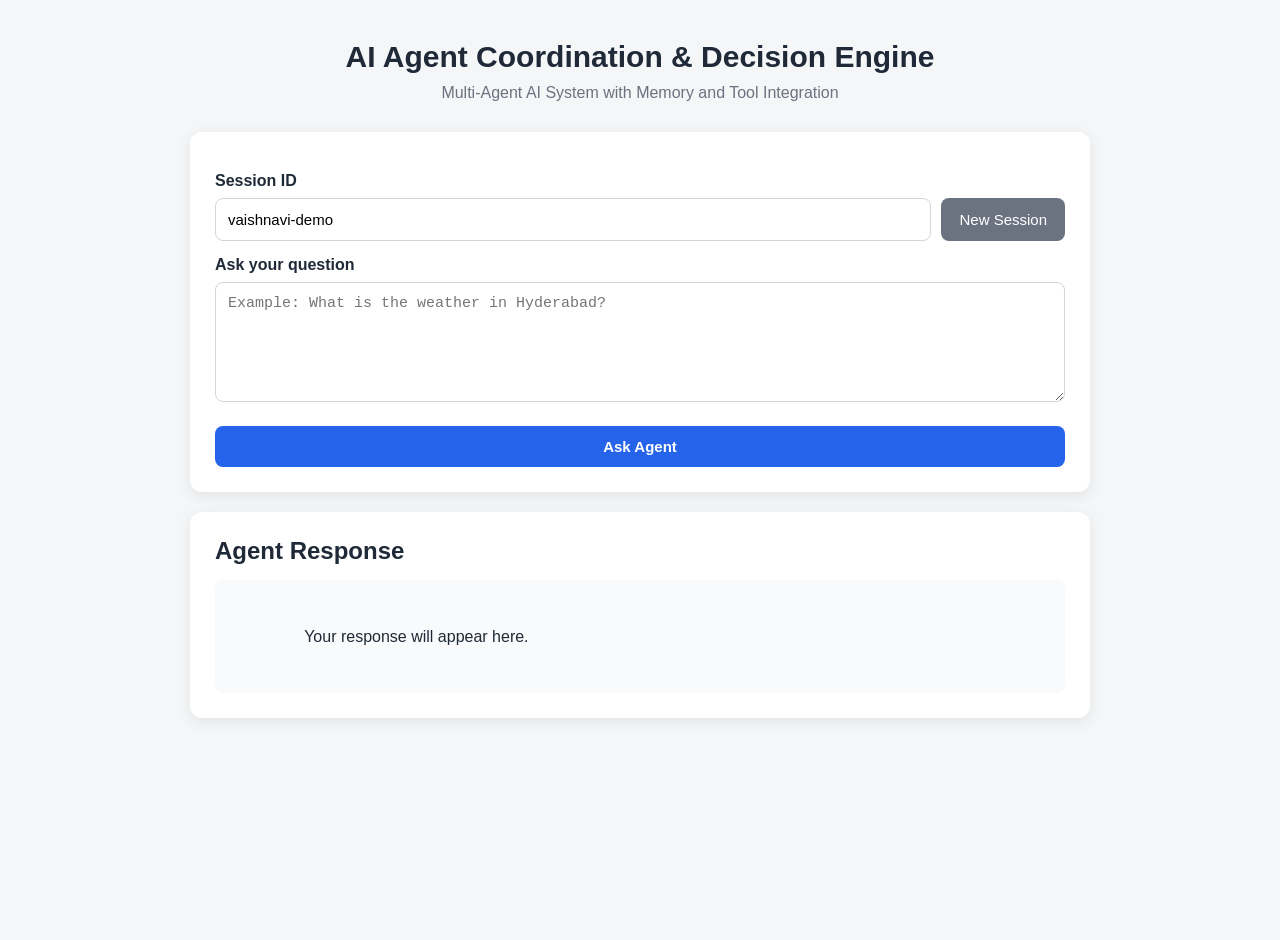
<file: Frontend/index.html>
<!DOCTYPE html>
<html lang="en">
<head>
    <meta charset="UTF-8">
    <meta name="viewport" content="width=device-width, initial-scale=1.0">
    <title>AI Agent Coordination & Decision Engine</title>
    <link rel="stylesheet" href="style.css">
</head>

<body>

    <div class="container">

        <header>
            <h1>AI Agent Coordination & Decision Engine</h1>
            <p>Multi-Agent AI System with Memory and Tool Integration</p>
        </header>

        <section class="card">

            <label for="sessionId">Session ID</label>

            <div class="session-row">
                <input
                    type="text"
                    id="sessionId"
                    value="vaishnavi-demo"
                    placeholder="Enter session ID"
                >

                <button id="newSessionBtn">New Session</button>
            </div>

            <label for="question">Ask your question</label>

            <textarea
                id="question"
                placeholder="Example: What is the weather in Hyderabad?"
            ></textarea>

            <button id="askBtn" class="ask-button">
                Ask Agent
            </button>

        </section>

        <section class="card response-card">

            <h2>Agent Response</h2>

            <div id="loading" class="loading hidden">
                Processing your request...
            </div>

            <div id="response" class="response">
                Your response will appear here.
            </div>

        </section>

    </div>

    <script src="script.js"></script>

</body>
</html>
</file>
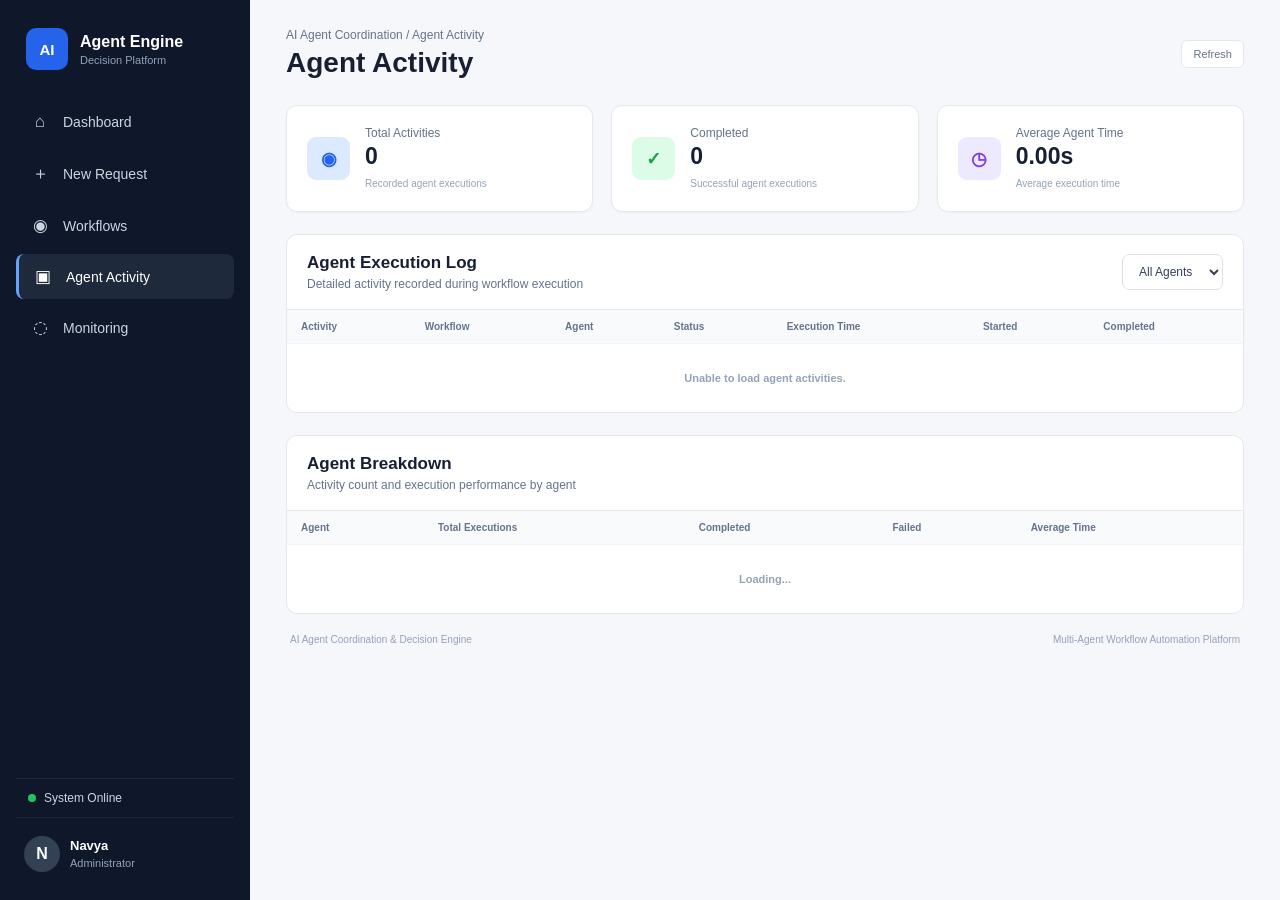
<file: frontend/agent-activity.html>
<!DOCTYPE html>
<html lang="en">

<head>
    <meta charset="UTF-8">
    <meta name="viewport" content="width=device-width, initial-scale=1.0">

    <title>Agent Activity | AI Agent Coordination & Decision Engine</title>

    <link rel="stylesheet" href="style.css">

    <style>
        .activity-summary {
            display: grid;
            grid-template-columns: repeat(3, 1fr);
            gap: 18px;
            margin-bottom: 22px;
        }

        .agent-filter {
            padding: 9px 12px;
            border: 1px solid #dbe2ea;
            border-radius: 7px;
            background: white;
            font-size: 12px;
            color: #334155;
            outline: none;
        }

        .agent-filter:focus {
            border-color: #2563eb;
        }

        .result-text {
            max-width: 420px;
            line-height: 1.5;
            color: #475569;
        }

        @media (max-width: 900px) {
            .activity-summary {
                grid-template-columns: 1fr;
            }
        }
    </style>
</head>

<body>

    <!-- SIDEBAR -->

    <aside class="sidebar">

        <div class="logo">

            <div class="logo-icon">
                AI
            </div>

            <div>
                <h2>Agent Engine</h2>
                <p>Decision Platform</p>
            </div>

        </div>


        <nav class="navigation">

            <a href="/" class="nav-item">
                <span>⌂</span>
                Dashboard
            </a>

            <a href="/" class="nav-item">
                <span>＋</span>
                New Request
            </a>

            <a href="/workflows.html" class="nav-item">
                <span>◉</span>
                Workflows
            </a>

            <a href="/agent-activity.html" class="nav-item active">
                <span>▣</span>
                Agent Activity
            </a>

            <a href="/monitoring.html" class="nav-item">
                <span>◌</span>
                Monitoring
            </a>

        </nav>


        <div class="sidebar-bottom">

            <div class="system-status">

                <span class="status-dot"></span>

                System Online

            </div>


            <div class="user-box">

                <div class="user-avatar">
                    N
                </div>

                <div>
                    <strong>Navya</strong>
                    <small>Administrator</small>
                </div>

            </div>

        </div>

    </aside>


    <!-- MAIN CONTENT -->

    <main class="main-content">

        <header class="topbar">

            <div>

                <p class="breadcrumb">
                    AI Agent Coordination / Agent Activity
                </p>

                <h1>Agent Activity</h1>

            </div>


            <button
                class="refresh-btn"
                onclick="loadActivities()"
            >
                Refresh
            </button>

        </header>


        <!-- SUMMARY -->

        <section class="activity-summary">

            <div class="metric-card">

                <div class="metric-icon blue">
                    ◉
                </div>

                <div>

                    <p>Total Activities</p>

                    <h3 id="totalActivities">
                        0
                    </h3>

                    <span>
                        Recorded agent executions
                    </span>

                </div>

            </div>


            <div class="metric-card">

                <div class="metric-icon green">
                    ✓
                </div>

                <div>

                    <p>Completed</p>

                    <h3 id="completedActivities">
                        0
                    </h3>

                    <span>
                        Successful agent executions
                    </span>

                </div>

            </div>


            <div class="metric-card">

                <div class="metric-icon purple">
                    ◷
                </div>

                <div>

                    <p>Average Agent Time</p>

                    <h3 id="averageAgentTime">
                        0.00s
                    </h3>

                    <span>
                        Average execution time
                    </span>

                </div>

            </div>

        </section>


        <!-- ACTIVITY TABLE -->

        <section class="panel">

            <div class="panel-header">

                <div>

                    <h2>Agent Execution Log</h2>

                    <p>
                        Detailed activity recorded during workflow execution
                    </p>

                </div>


                <select
                    id="agentFilter"
                    class="agent-filter"
                    onchange="filterActivities()"
                >

                    <option value="all">
                        All Agents
                    </option>

                </select>

            </div>


            <div class="table-container">

                <table>

                    <thead>

                        <tr>

                            <th>Activity</th>

                            <th>Workflow</th>

                            <th>Agent</th>

                            <th>Status</th>

                            <th>Execution Time</th>

                            <th>Started</th>

                            <th>Completed</th>

                        </tr>

                    </thead>


                    <tbody id="activityTable">

                        <tr>

                            <td
                                colspan="7"
                                class="empty-state"
                            >
                                Loading agent activities...
                            </td>

                        </tr>

                    </tbody>

                </table>

            </div>

        </section>


        <!-- AGENT BREAKDOWN -->

        <section class="panel" style="margin-top:22px;">

            <div class="panel-header">

                <div>

                    <h2>Agent Breakdown</h2>

                    <p>
                        Activity count and execution performance by agent
                    </p>

                </div>

            </div>


            <div class="table-container">

                <table>

                    <thead>

                        <tr>

                            <th>Agent</th>

                            <th>Total Executions</th>

                            <th>Completed</th>

                            <th>Failed</th>

                            <th>Average Time</th>

                        </tr>

                    </thead>


                    <tbody id="agentBreakdown">

                        <tr>

                            <td
                                colspan="5"
                                class="empty-state"
                            >
                                Loading...
                            </td>

                        </tr>

                    </tbody>

                </table>

            </div>

        </section>


        <footer>

            <p>
                AI Agent Coordination & Decision Engine
            </p>

            <span>
                Multi-Agent Workflow Automation Platform
            </span>

        </footer>

    </main>


    <script>

        const API_URL =
            "http://127.0.0.1:8000";


        let activities = [];


        // ==================================================
        // LOAD ACTIVITIES
        // ==================================================

        async function loadActivities() {

            try {

                const response =
                    await fetch(
                        `${API_URL}/dashboard/data`
                    );


                if (!response.ok) {

                    throw new Error(
                        "Unable to load agent activity"
                    );

                }


                const data =
                    await response.json();


                activities =
                    data.activities || [];


                updateSummary();

                populateAgentFilter();

                displayActivities();

                displayAgentBreakdown();

            }
            catch (error) {

                console.error(error);

                document.getElementById(
                    "activityTable"
                ).innerHTML = `
                    <tr>
                        <td
                            colspan="7"
                            class="empty-state"
                        >
                            Unable to load agent activities.
                        </td>
                    </tr>
                `;

            }

        }


        // ==================================================
        // SUMMARY
        // ==================================================

        function updateSummary() {

            const total =
                activities.length;


            const completed =
                activities.filter(
                    activity =>
                        String(activity.status)
                            .toLowerCase() === "completed"
                ).length;


            const times =
                activities
                    .filter(
                        activity =>
                            activity.execution_time !== null &&
                            activity.execution_time !== undefined
                    )
                    .map(
                        activity =>
                            Number(
                                activity.execution_time
                            )
                    );


            const average =
                times.length
                    ? times.reduce(
                        (a, b) => a + b,
                        0
                    ) / times.length
                    : 0;


            document.getElementById(
                "totalActivities"
            ).textContent =
                total;


            document.getElementById(
                "completedActivities"
            ).textContent =
                completed;


            document.getElementById(
                "averageAgentTime"
            ).textContent =
                `${average.toFixed(2)}s`;

        }


        // ==================================================
        // AGENT FILTER
        // ==================================================

        function populateAgentFilter() {

            const select =
                document.getElementById(
                    "agentFilter"
                );


            const current =
                select.value;


            const agents =
                [
                    ...new Set(
                        activities.map(
                            activity =>
                                activity.agent_name
                        )
                    )
                ]
                .filter(Boolean)
                .sort();


            select.innerHTML = `
                <option value="all">
                    All Agents
                </option>
            `;


            agents.forEach(agent => {

                const option =
                    document.createElement(
                        "option"
                    );


                option.value =
                    agent;


                option.textContent =
                    agent;


                select.appendChild(
                    option
                );

            });


            if (
                agents.includes(current)
            ) {

                select.value =
                    current;

            }

        }


        // ==================================================
        // FILTER ACTIVITIES
        // ==================================================

        function filterActivities() {

            displayActivities();

        }


        // ==================================================
        // DISPLAY ACTIVITIES
        // ==================================================

        function displayActivities() {

            const table =
                document.getElementById(
                    "activityTable"
                );


            const selectedAgent =
                document.getElementById(
                    "agentFilter"
                ).value;


            let filtered =
                activities;


            if (
                selectedAgent !== "all"
            ) {

                filtered =
                    activities.filter(
                        activity =>
                            activity.agent_name ===
                            selectedAgent
                    );

            }


            table.innerHTML = "";


            if (!filtered.length) {

                table.innerHTML = `
                    <tr>
                        <td
                            colspan="7"
                            class="empty-state"
                        >
                            No agent activities found.
                        </td>
                    </tr>
                `;

                return;

            }


            filtered.forEach(
                activity => {

                    const row =
                        document.createElement(
                            "tr"
                        );


                    row.innerHTML = `

                        <td>
                            #${activity.activity_id || "-"}
                        </td>

                        <td>
                            #${activity.workflow_id || "-"}
                        </td>

                        <td>
                            ${escapeHtml(
                                activity.agent_name || "-"
                            )}
                        </td>

                        <td>
                            ${statusBadge(
                                activity.status
                            )}
                        </td>

                        <td>
                            ${
                                activity.execution_time !==
                                null &&
                                activity.execution_time !==
                                undefined
                                    ? Number(
                                        activity.execution_time
                                      ).toFixed(2) + "s"
                                    : "-"
                            }
                        </td>

                        <td>
                            ${formatDate(
                                activity.started_at
                            )}
                        </td>

                        <td>
                            ${formatDate(
                                activity.completed_at
                            )}
                        </td>

                    `;


                    table.appendChild(row);

                }
            );

        }


        // ==================================================
        // AGENT BREAKDOWN
        // ==================================================

        function displayAgentBreakdown() {

            const table =
                document.getElementById(
                    "agentBreakdown"
                );


            const breakdown = {};


            activities.forEach(
                activity => {

                    const agent =
                        activity.agent_name ||
                        "Unknown";


                    if (!breakdown[agent]) {

                        breakdown[agent] = {
                            total: 0,
                            completed: 0,
                            failed: 0,
                            times: []
                        };

                    }


                    breakdown[agent].total++;


                    if (
                        String(activity.status)
                            .toLowerCase() ===
                        "completed"
                    ) {

                        breakdown[agent].completed++;

                    }


                    if (
                        String(activity.status)
                            .toLowerCase() ===
                        "failed"
                    ) {

                        breakdown[agent].failed++;

                    }


                    if (
                        activity.execution_time !==
                        null &&
                        activity.execution_time !==
                        undefined
                    ) {

                        breakdown[agent].times.push(
                            Number(
                                activity.execution_time
                            )
                        );

                    }

                }
            );


            table.innerHTML = "";


            Object.entries(
                breakdown
            ).forEach(
                ([agent, stats]) => {

                    const average =
                        stats.times.length
                            ? stats.times.reduce(
                                (a, b) => a + b,
                                0
                            ) /
                            stats.times.length
                            : 0;


                    const row =
                        document.createElement(
                            "tr"
                        );


                    row.innerHTML = `

                        <td>
                            ${escapeHtml(agent)}
                        </td>

                        <td>
                            ${stats.total}
                        </td>

                        <td>
                            ${stats.completed}
                        </td>

                        <td>
                            ${stats.failed}
                        </td>

                        <td>
                            ${average.toFixed(2)}s
                        </td>

                    `;


                    table.appendChild(row);

                }
            );

        }


        // ==================================================
        // STATUS BADGE
        // ==================================================

        function statusBadge(status) {

            const value =
                String(
                    status || "Unknown"
                );


            const lower =
                value.toLowerCase();


            let className =
                "status-running";


            if (
                lower === "completed"
            ) {

                className =
                    "status-completed";

            }


            if (
                lower === "failed"
            ) {

                className =
                    "status-failed";

            }


            return `

                <span
                    class="status-badge ${className}"
                >
                    ${escapeHtml(value)}
                </span>

            `;

        }


        // ==================================================
        // DATE FORMAT
        // ==================================================

        function formatDate(value) {

            if (!value) {

                return "-";

            }


            const date =
                new Date(value);


            if (
                Number.isNaN(
                    date.getTime()
                )
            ) {

                return value;

            }


            return date.toLocaleString();

        }


        // ==================================================
        // HTML ESCAPE
        // ==================================================

        function escapeHtml(value) {

            return String(value)

                .replaceAll(
                    "&",
                    "&amp;"
                )

                .replaceAll(
                    "<",
                    "&lt;"
                )

                .replaceAll(
                    ">",
                    "&gt;"
                )

                .replaceAll(
                    '"',
                    "&quot;"
                )

                .replaceAll(
                    "'",
                    "&#039;"
                );

        }


        // ==================================================
        // INITIAL LOAD
        // ==================================================

        loadActivities();

    </script>

</body>

</html>
</file>
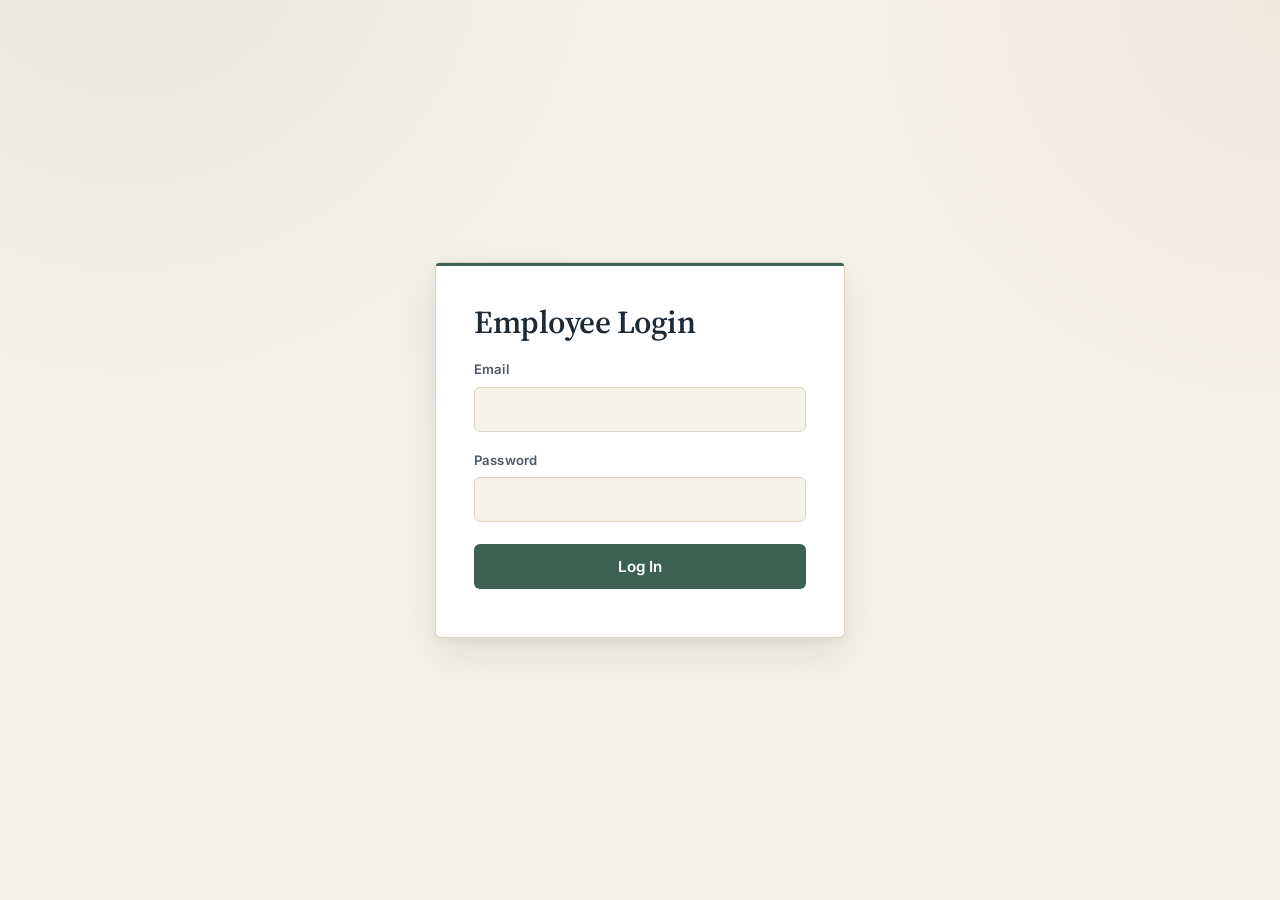
<file: frontend/login.html>
<!DOCTYPE html>
<html>
<head>
  <meta charset="UTF-8">
  <meta name="viewport" content="width=device-width, initial-scale=1">
  <title>Login - Leave Approval System</title>
  <link rel="stylesheet" href="css/style.css">
</head>
<body>
  <div class="auth-shell">
    <div class="container">
      <h1>Employee Login</h1>
      <form id="login-form">
        <label for="email">Email</label>
        <input type="email" id="email" required>

        <label for="password">Password</label>
        <input type="password" id="password" required>

        <button type="submit">Log In</button>
      </form>
      <p id="error-message" class="error"></p>
    </div>
  </div>

  <script src="js/api.js"></script>
  <script src="js/login.js"></script>
</body>
</html>
</file>
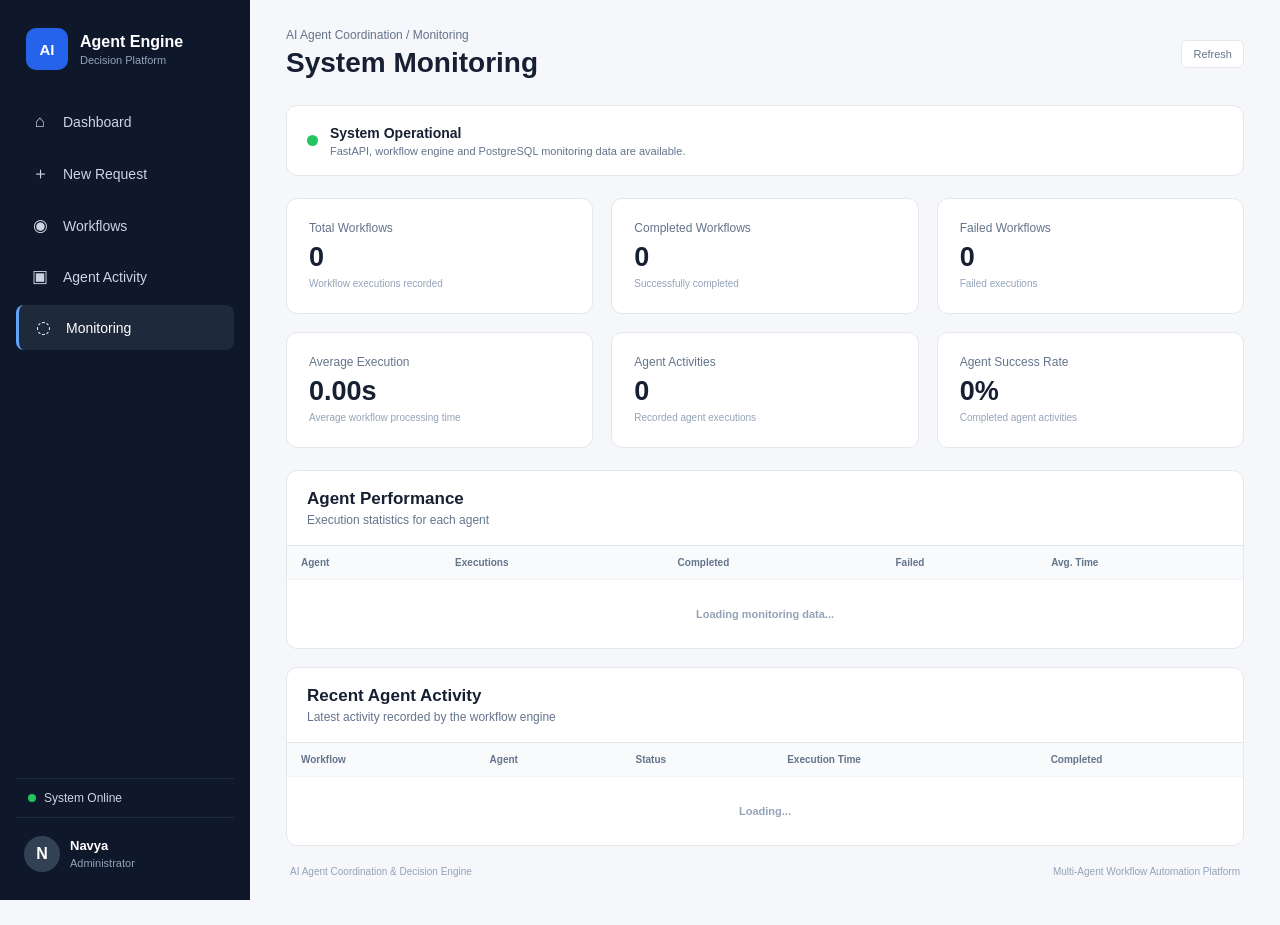
<file: frontend/monitoring.html>
<!DOCTYPE html>
<html lang="en">
<head>
    <meta charset="UTF-8">
    <meta name="viewport" content="width=device-width, initial-scale=1.0">

    <title>Monitoring | AI Agent Coordination & Decision Engine</title>

    <link rel="stylesheet" href="style.css">

    <style>
        .monitor-grid {
            display: grid;
            grid-template-columns: repeat(3, 1fr);
            gap: 18px;
            margin-bottom: 22px;
        }

        .monitor-card {
            background: white;
            border: 1px solid #e5e7eb;
            border-radius: 11px;
            padding: 22px;
        }

        .monitor-card p {
            color: #64748b;
            font-size: 12px;
            margin-bottom: 7px;
        }

        .monitor-card h2 {
            font-size: 27px;
        }

        .monitor-card span {
            color: #94a3b8;
            font-size: 10px;
        }

        .health-box {
            display: flex;
            align-items: center;
            gap: 12px;
            padding: 18px 20px;
            background: white;
            border: 1px solid #e5e7eb;
            border-radius: 11px;
            margin-bottom: 22px;
        }

        .health-dot {
            width: 11px;
            height: 11px;
            border-radius: 50%;
            background: #22c55e;
        }

        .health-box strong {
            font-size: 14px;
        }

        .health-box span {
            display: block;
            color: #64748b;
            font-size: 11px;
            margin-top: 3px;
        }

        @media (max-width: 900px) {
            .monitor-grid {
                grid-template-columns: 1fr;
            }
        }
    </style>
</head>

<body>

    <!-- Sidebar -->
    <aside class="sidebar">

        <div class="logo">
            <div class="logo-icon">AI</div>

            <div>
                <h2>Agent Engine</h2>
                <p>Decision Platform</p>
            </div>
        </div>

        <nav class="navigation">

            <a href="/" class="nav-item">
                <span>⌂</span>
                Dashboard
            </a>

            <a href="/" class="nav-item">
                <span>＋</span>
                New Request
            </a>

            <a href="/" class="nav-item">
                <span>◉</span>
                Workflows
            </a>

            <a href="/" class="nav-item">
                <span>▣</span>
                Agent Activity
            </a>

            <a href="/monitoring.html" class="nav-item active">
                <span>◌</span>
                Monitoring
            </a>

        </nav>

        <div class="sidebar-bottom">

            <div class="system-status">
                <span class="status-dot"></span>
                System Online
            </div>

            <div class="user-box">
                <div class="user-avatar">N</div>

                <div>
                    <strong>Navya</strong>
                    <small>Administrator</small>
                </div>
            </div>

        </div>

    </aside>


    <!-- Main -->
    <main class="main-content">

        <header class="topbar">

            <div>
                <p class="breadcrumb">
                    AI Agent Coordination / Monitoring
                </p>

                <h1>System Monitoring</h1>
            </div>

            <button
                class="refresh-btn"
                onclick="loadMonitoring()"
            >
                Refresh
            </button>

        </header>


        <!-- System Health -->
        <div class="health-box">

            <div class="health-dot"></div>

            <div>
                <strong>System Operational</strong>

                <span>
                    FastAPI, workflow engine and PostgreSQL
                    monitoring data are available.
                </span>
            </div>

        </div>


        <!-- Monitoring Metrics -->
        <section class="monitor-grid">

            <div class="monitor-card">

                <p>Total Workflows</p>

                <h2 id="totalWorkflows">0</h2>

                <span>
                    Workflow executions recorded
                </span>

            </div>


            <div class="monitor-card">

                <p>Completed Workflows</p>

                <h2 id="completedWorkflows">0</h2>

                <span>
                    Successfully completed
                </span>

            </div>


            <div class="monitor-card">

                <p>Failed Workflows</p>

                <h2 id="failedWorkflows">0</h2>

                <span>
                    Failed executions
                </span>

            </div>


            <div class="monitor-card">

                <p>Average Execution</p>

                <h2 id="averageExecution">0.00s</h2>

                <span>
                    Average workflow processing time
                </span>

            </div>


            <div class="monitor-card">

                <p>Agent Activities</p>

                <h2 id="totalActivities">0</h2>

                <span>
                    Recorded agent executions
                </span>

            </div>


            <div class="monitor-card">

                <p>Agent Success Rate</p>

                <h2 id="successRate">0%</h2>

                <span>
                    Completed agent activities
                </span>

            </div>

        </section>


        <!-- Agent Performance -->
        <section class="panel">

            <div class="panel-header">

                <div>
                    <h2>Agent Performance</h2>

                    <p>
                        Execution statistics for each agent
                    </p>
                </div>

            </div>


            <div class="table-container">

                <table>

                    <thead>

                        <tr>
                            <th>Agent</th>
                            <th>Executions</th>
                            <th>Completed</th>
                            <th>Failed</th>
                            <th>Avg. Time</th>
                        </tr>

                    </thead>

                    <tbody id="agentPerformance">

                        <tr>
                            <td colspan="5" class="empty-state">
                                Loading monitoring data...
                            </td>
                        </tr>

                    </tbody>

                </table>

            </div>

        </section>


        <br>


        <!-- Recent Activities -->
        <section class="panel">

            <div class="panel-header">

                <div>
                    <h2>Recent Agent Activity</h2>

                    <p>
                        Latest activity recorded by the workflow engine
                    </p>
                </div>

            </div>


            <div class="activity-table">

                <table>

                    <thead>

                        <tr>
                            <th>Workflow</th>
                            <th>Agent</th>
                            <th>Status</th>
                            <th>Execution Time</th>
                            <th>Completed</th>
                        </tr>

                    </thead>

                    <tbody id="activityTable">

                        <tr>
                            <td colspan="5" class="empty-state">
                                Loading...
                            </td>
                        </tr>

                    </tbody>

                </table>

            </div>

        </section>


        <footer>

            <p>
                AI Agent Coordination & Decision Engine
            </p>

            <span>
                Multi-Agent Workflow Automation Platform
            </span>

        </footer>

    </main>


    <script>

        const API_URL = "http://127.0.0.1:8000";


        async function loadMonitoring() {

            try {

                const response =
                    await fetch(`${API_URL}/dashboard/data`);

                if (!response.ok) {
                    throw new Error("Unable to load monitoring data");
                }

                const data =
                    await response.json();


                // -------------------------
                // Metrics
                // -------------------------

                document.getElementById(
                    "totalWorkflows"
                ).textContent =
                    data.total_workflows || 0;


                document.getElementById(
                    "completedWorkflows"
                ).textContent =
                    data.completed_workflows || 0;


                document.getElementById(
                    "failedWorkflows"
                ).textContent =
                    data.failed_workflows || 0;


                document.getElementById(
                    "averageExecution"
                ).textContent =
                    `${Number(
                        data.average_execution || 0
                    ).toFixed(2)}s`;


                const activities =
                    data.activities || [];


                document.getElementById(
                    "totalActivities"
                ).textContent =
                    activities.length;


                const completedActivities =
                    activities.filter(
                        activity =>
                            String(activity.status)
                                .toLowerCase() === "completed"
                    ).length;


                const successRate =
                    activities.length
                        ? (
                            completedActivities /
                            activities.length
                        ) * 100
                        : 0;


                document.getElementById(
                    "successRate"
                ).textContent =
                    `${successRate.toFixed(0)}%`;


                // -------------------------
                // Agent Performance
                // -------------------------

                const performance = {};


                activities.forEach(activity => {

                    const agent =
                        activity.agent_name || "Unknown";


                    if (!performance[agent]) {

                        performance[agent] = {
                            total: 0,
                            completed: 0,
                            failed: 0,
                            times: []
                        };

                    }


                    performance[agent].total++;


                    if (
                        String(activity.status)
                            .toLowerCase() === "completed"
                    ) {
                        performance[agent].completed++;
                    }


                    if (
                        String(activity.status)
                            .toLowerCase() === "failed"
                    ) {
                        performance[agent].failed++;
                    }


                    if (
                        activity.execution_time !== null &&
                        activity.execution_time !== undefined
                    ) {

                        performance[agent].times.push(
                            Number(activity.execution_time)
                        );

                    }

                });


                const performanceTable =
                    document.getElementById(
                        "agentPerformance"
                    );


                performanceTable.innerHTML = "";


                Object.entries(performance).forEach(
                    ([agent, stats]) => {

                        const average =
                            stats.times.length
                                ? stats.times.reduce(
                                    (a, b) => a + b,
                                    0
                                ) / stats.times.length
                                : 0;


                        const row =
                            document.createElement("tr");


                        row.innerHTML = `
                            <td>${escapeHtml(agent)}</td>
                            <td>${stats.total}</td>
                            <td>${stats.completed}</td>
                            <td>${stats.failed}</td>
                            <td>${average.toFixed(2)}s</td>
                        `;


                        performanceTable.appendChild(row);

                    }
                );


                // -------------------------
                // Recent Activities
                // -------------------------

                const activityTable =
                    document.getElementById(
                        "activityTable"
                    );


                activityTable.innerHTML = "";


                activities
                    .slice(0, 20)
                    .forEach(activity => {

                        const row =
                            document.createElement("tr");


                        row.innerHTML = `
                            <td>#${activity.workflow_id}</td>

                            <td>
                                ${escapeHtml(
                                    activity.agent_name || ""
                                )}
                            </td>

                            <td>
                                ${statusBadge(
                                    activity.status
                                )}
                            </td>

                            <td>
                                ${
                                    activity.execution_time !== null
                                    ? Number(
                                        activity.execution_time
                                      ).toFixed(2) + "s"
                                    : "-"
                                }
                            </td>

                            <td>
                                ${formatDate(
                                    activity.completed_at
                                )}
                            </td>
                        `;


                        activityTable.appendChild(row);

                    });


            } catch (error) {

                console.error(error);

            }

        }


        function statusBadge(status) {

            const value =
                String(status || "Unknown");

            const lower =
                value.toLowerCase();

            let className =
                "status-running";


            if (lower === "completed") {
                className = "status-completed";
            }


            if (lower === "failed") {
                className = "status-failed";
            }


            return `
                <span class="status-badge ${className}">
                    ${escapeHtml(value)}
                </span>
            `;

        }


        function formatDate(value) {

            if (!value) {
                return "-";
            }

            const date =
                new Date(value);

            if (Number.isNaN(date.getTime())) {
                return value;
            }

            return date.toLocaleString();

        }


        function escapeHtml(value) {

            return String(value)
                .replaceAll("&", "&amp;")
                .replaceAll("<", "&lt;")
                .replaceAll(">", "&gt;")
                .replaceAll('"', "&quot;")
                .replaceAll("'", "&#039;");

        }


        loadMonitoring();

    </script>

</body>
</html>
</file>
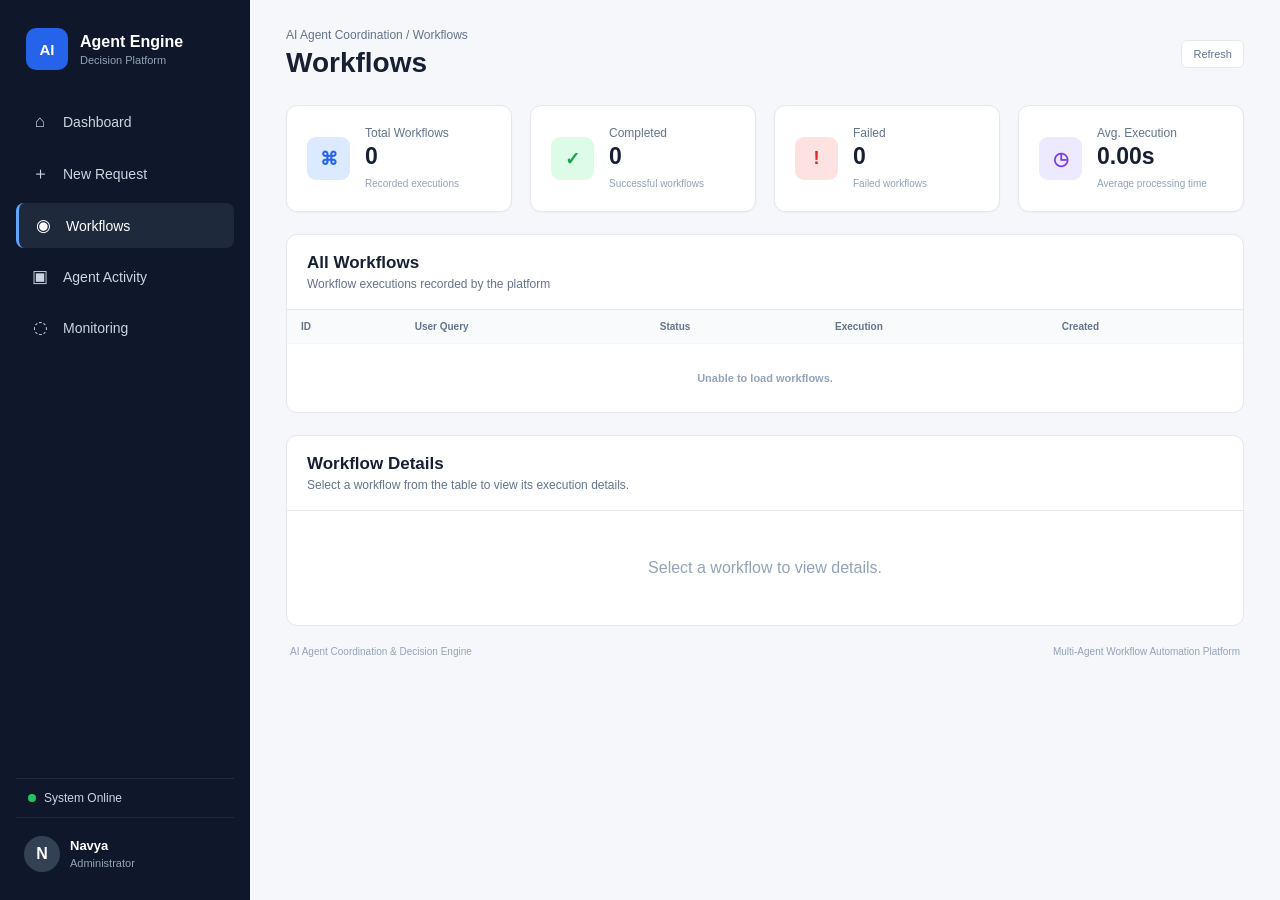
<file: frontend/workflows.html>
<!DOCTYPE html>
<html lang="en">

<head>
    <meta charset="UTF-8">
    <meta name="viewport" content="width=device-width, initial-scale=1.0">

    <title>Workflows | AI Agent Coordination & Decision Engine</title>

    <link rel="stylesheet" href="style.css">

    <style>
        .workflow-details {
            margin-top: 22px;
        }

        .decision-box {
            background: #eff6ff;
            border: 1px solid #bfdbfe;
            padding: 18px;
            border-radius: 8px;
            margin-top: 15px;
        }

        .decision-box h3 {
            color: #2563eb;
            font-size: 13px;
            margin-bottom: 8px;
        }

        .decision-box p {
            font-size: 13px;
            line-height: 1.6;
        }

        .query-text {
            max-width: 420px;
            line-height: 1.5;
        }

        .pipeline-mini {
            display: flex;
            align-items: center;
            gap: 7px;
            flex-wrap: wrap;
            padding: 18px 20px;
        }

        .pipeline-agent {
            background: #eff6ff;
            color: #2563eb;
            border: 1px solid #bfdbfe;
            border-radius: 6px;
            padding: 7px 10px;
            font-size: 11px;
            font-weight: 600;
        }

        .pipeline-arrow {
            color: #94a3b8;
        }
    </style>
</head>

<body>

    <!-- SIDEBAR -->

    <aside class="sidebar">

        <div class="logo">

            <div class="logo-icon">
                AI
            </div>

            <div>
                <h2>Agent Engine</h2>
                <p>Decision Platform</p>
            </div>

        </div>


        <nav class="navigation">

            <a href="/" class="nav-item">
                <span>⌂</span>
                Dashboard
            </a>

            <a href="/" class="nav-item">
                <span>＋</span>
                New Request
            </a>

            <a href="/workflows.html" class="nav-item active">
                <span>◉</span>
                Workflows
            </a>

            <a href="/" class="nav-item">
                <span>▣</span>
                Agent Activity
            </a>

            <a href="/monitoring.html" class="nav-item">
                <span>◌</span>
                Monitoring
            </a>

        </nav>


        <div class="sidebar-bottom">

            <div class="system-status">

                <span class="status-dot"></span>

                System Online

            </div>


            <div class="user-box">

                <div class="user-avatar">
                    N
                </div>

                <div>
                    <strong>Navya</strong>
                    <small>Administrator</small>
                </div>

            </div>

        </div>

    </aside>


    <!-- MAIN CONTENT -->

    <main class="main-content">

        <header class="topbar">

            <div>

                <p class="breadcrumb">
                    AI Agent Coordination / Workflows
                </p>

                <h1>Workflows</h1>

            </div>


            <button
                class="refresh-btn"
                onclick="loadWorkflows()"
            >
                Refresh
            </button>

        </header>


        <!-- SUMMARY -->

        <section class="metrics-grid">

            <div class="metric-card">

                <div class="metric-icon blue">
                    ⌘
                </div>

                <div>

                    <p>Total Workflows</p>

                    <h3 id="totalWorkflows">
                        0
                    </h3>

                    <span>
                        Recorded executions
                    </span>

                </div>

            </div>


            <div class="metric-card">

                <div class="metric-icon green">
                    ✓
                </div>

                <div>

                    <p>Completed</p>

                    <h3 id="completedWorkflows">
                        0
                    </h3>

                    <span>
                        Successful workflows
                    </span>

                </div>

            </div>


            <div class="metric-card">

                <div class="metric-icon red">
                    !
                </div>

                <div>

                    <p>Failed</p>

                    <h3 id="failedWorkflows">
                        0
                    </h3>

                    <span>
                        Failed workflows
                    </span>

                </div>

            </div>


            <div class="metric-card">

                <div class="metric-icon purple">
                    ◷
                </div>

                <div>

                    <p>Avg. Execution</p>

                    <h3 id="averageExecution">
                        0.00s
                    </h3>

                    <span>
                        Average processing time
                    </span>

                </div>

            </div>

        </section>


        <!-- WORKFLOW LIST -->

        <section class="panel">

            <div class="panel-header">

                <div>

                    <h2>All Workflows</h2>

                    <p>
                        Workflow executions recorded by the platform
                    </p>

                </div>

            </div>


            <div class="table-container">

                <table>

                    <thead>

                        <tr>

                            <th>ID</th>

                            <th>User Query</th>

                            <th>Status</th>

                            <th>Execution</th>

                            <th>Created</th>

                        </tr>

                    </thead>


                    <tbody id="workflowTable">

                        <tr>

                            <td
                                colspan="5"
                                class="empty-state"
                            >
                                Loading workflows...
                            </td>

                        </tr>

                    </tbody>

                </table>

            </div>

        </section>


        <!-- SELECTED WORKFLOW -->

        <section class="panel workflow-details">

            <div class="panel-header">

                <div>

                    <h2>Workflow Details</h2>

                    <p>
                        Select a workflow from the table
                        to view its execution details.
                    </p>

                </div>

            </div>


            <div
                id="workflowDetails"
                style="padding:20px;"
            >

                <div class="empty-state">
                    Select a workflow to view details.
                </div>

            </div>

        </section>


        <footer>

            <p>
                AI Agent Coordination & Decision Engine
            </p>

            <span>
                Multi-Agent Workflow Automation Platform
            </span>

        </footer>

    </main>


    <script>

        const API_URL =
            "http://127.0.0.1:8000";


        let workflows = [];

        let activities = [];


        // ==================================================
        // LOAD WORKFLOWS
        // ==================================================

        async function loadWorkflows() {

            try {

                const response =
                    await fetch(
                        `${API_URL}/dashboard/data`
                    );


                if (!response.ok) {

                    throw new Error(
                        "Unable to load workflow data"
                    );

                }


                const data =
                    await response.json();


                workflows =
                    data.workflows || [];


                activities =
                    data.activities || [];


                updateMetrics(data);

                displayWorkflows();


            }
            catch (error) {

                console.error(error);

                document.getElementById(
                    "workflowTable"
                ).innerHTML = `
                    <tr>
                        <td
                            colspan="5"
                            class="empty-state"
                        >
                            Unable to load workflows.
                        </td>
                    </tr>
                `;

            }

        }


        // ==================================================
        // METRICS
        // ==================================================

        function updateMetrics(data) {

            document.getElementById(
                "totalWorkflows"
            ).textContent =
                data.total_workflows || 0;


            document.getElementById(
                "completedWorkflows"
            ).textContent =
                data.completed_workflows || 0;


            document.getElementById(
                "failedWorkflows"
            ).textContent =
                data.failed_workflows || 0;


            document.getElementById(
                "averageExecution"
            ).textContent =
                `${Number(
                    data.average_execution || 0
                ).toFixed(2)}s`;

        }


        // ==================================================
        // DISPLAY WORKFLOWS
        // ==================================================

        function displayWorkflows() {

            const table =
                document.getElementById(
                    "workflowTable"
                );


            table.innerHTML = "";


            if (!workflows.length) {

                table.innerHTML = `
                    <tr>
                        <td
                            colspan="5"
                            class="empty-state"
                        >
                            No workflows available.
                        </td>
                    </tr>
                `;

                return;

            }


            workflows.forEach(workflow => {

                const row =
                    document.createElement("tr");


                row.style.cursor = "pointer";


                row.innerHTML = `

                    <td>
                        #${workflow.workflow_id}
                    </td>

                    <td class="query-text">
                        ${escapeHtml(
                            workflow.user_query || ""
                        )}
                    </td>

                    <td>
                        ${statusBadge(
                            workflow.status
                        )}
                    </td>

                    <td>
                        ${formatExecution(
                            workflow.execution_time
                        )}
                    </td>

                    <td>
                        ${formatDate(
                            workflow.created_at
                        )}
                    </td>

                `;


                row.addEventListener(
                    "click",
                    () => showWorkflowDetails(
                        workflow.workflow_id
                    )
                );


                table.appendChild(row);

            });

        }


        // ==================================================
        // WORKFLOW DETAILS
        // ==================================================

        function showWorkflowDetails(id) {

            const workflow =
                workflows.find(
                    item =>
                        item.workflow_id === id
                );


            if (!workflow) {
                return;
            }


            const workflowActivities =
                activities
                    .filter(
                        activity =>
                            activity.workflow_id === id
                    )
                    .sort(
                        (a, b) =>
                            a.activity_id -
                            b.activity_id
                    );


            const details =
                document.getElementById(
                    "workflowDetails"
                );


            let pipelineHTML = "";


            workflowActivities.forEach(
                (activity, index) => {

                    pipelineHTML += `

                        <span class="pipeline-agent">
                            ${escapeHtml(
                                activity.agent_name
                            )}
                        </span>

                    `;


                    if (
                        index <
                        workflowActivities.length - 1
                    ) {

                        pipelineHTML += `
                            <span class="pipeline-arrow">
                                →
                            </span>
                        `;

                    }

                }
            );


            if (!pipelineHTML) {

                pipelineHTML =
                    `<span class="empty-state">
                        No agent activity recorded.
                    </span>`;

            }


            details.innerHTML = `

                <div>

                    <p style="
                        color:#64748b;
                        font-size:11px;
                        margin-bottom:5px;
                    ">
                        Workflow ID
                    </p>

                    <h2 style="
                        font-size:20px;
                        margin-bottom:18px;
                    ">
                        #${workflow.workflow_id}
                    </h2>

                </div>


                <div style="
                    margin-bottom:18px;
                ">

                    <p style="
                        color:#64748b;
                        font-size:11px;
                        margin-bottom:5px;
                    ">
                        User Query
                    </p>

                    <p style="
                        font-size:14px;
                        line-height:1.6;
                    ">
                        ${escapeHtml(
                            workflow.user_query || ""
                        )}
                    </p>

                </div>


                <div style="
                    display:grid;
                    grid-template-columns:
                    repeat(3, 1fr);
                    gap:15px;
                    margin-bottom:18px;
                ">

                    <div>

                        <p style="
                            color:#64748b;
                            font-size:11px;
                        ">
                            Status
                        </p>

                        <div style="
                            margin-top:5px;
                        ">
                            ${statusBadge(
                                workflow.status
                            )}
                        </div>

                    </div>


                    <div>

                        <p style="
                            color:#64748b;
                            font-size:11px;
                        ">
                            Execution Time
                        </p>

                        <strong>
                            ${formatExecution(
                                workflow.execution_time
                            )}
                        </strong>

                    </div>


                    <div>

                        <p style="
                            color:#64748b;
                            font-size:11px;
                        ">
                            Created
                        </p>

                        <strong style="
                            font-size:12px;
                        ">
                            ${formatDate(
                                workflow.created_at
                            )}
                        </strong>

                    </div>

                </div>


                <div>

                    <p style="
                        color:#64748b;
                        font-size:11px;
                        margin-bottom:6px;
                    ">
                        Agent Pipeline
                    </p>

                    <div class="pipeline-mini">

                        ${pipelineHTML}

                    </div>

                </div>


                <div class="decision-box">

                    <h3>
                        Final Decision
                    </h3>

                    <p>
                        ${escapeHtml(
                            workflow.final_decision ||
                            "No final decision available."
                        )}
                    </p>

                </div>

            `;

        }


        // ==================================================
        // HELPERS
        // ==================================================

        function statusBadge(status) {

            const value =
                String(
                    status || "Unknown"
                );


            const lower =
                value.toLowerCase();


            let className =
                "status-running";


            if (
                lower === "completed"
            ) {

                className =
                    "status-completed";

            }


            if (
                lower === "failed"
            ) {

                className =
                    "status-failed";

            }


            return `

                <span
                    class="status-badge ${className}"
                >
                    ${escapeHtml(value)}
                </span>

            `;

        }


        function formatExecution(value) {

            if (
                value === null ||
                value === undefined
            ) {

                return "-";

            }


            return `${Number(value).toFixed(2)}s`;

        }


        function formatDate(value) {

            if (!value) {
                return "-";
            }


            const date =
                new Date(value);


            if (
                Number.isNaN(
                    date.getTime()
                )
            ) {

                return value;

            }


            return date.toLocaleString();

        }


        function escapeHtml(value) {

            return String(value)
                .replaceAll(
                    "&",
                    "&amp;"
                )
                .replaceAll(
                    "<",
                    "&lt;"
                )
                .replaceAll(
                    ">",
                    "&gt;"
                )
                .replaceAll(
                    '"',
                    "&quot;"
                )
                .replaceAll(
                    "'",
                    "&#039;"
                );

        }


        // ==================================================
        // INITIAL LOAD
        // ==================================================

        loadWorkflows();

    </script>

</body>

</html>
</file>
<file: Frontend/style.css>
* {
    box-sizing: border-box;
    margin: 0;
    padding: 0;
}

body {
    font-family: Arial, sans-serif;
    background: #f4f6f8;
    color: #1f2937;
    min-height: 100vh;
}

.container {
    width: 90%;
    max-width: 900px;
    margin: 40px auto;
}

header {
    text-align: center;
    margin-bottom: 30px;
}

header h1 {
    font-size: 30px;
    margin-bottom: 10px;
}

header p {
    color: #6b7280;
}

.card {
    background: white;
    padding: 25px;
    border-radius: 12px;
    margin-bottom: 20px;
    box-shadow: 0 4px 15px rgba(0, 0, 0, 0.08);
}

label {
    display: block;
    font-weight: bold;
    margin-bottom: 8px;
    margin-top: 15px;
}

.session-row {
    display: flex;
    gap: 10px;
}

input,
textarea {
    width: 100%;
    padding: 12px;
    border: 1px solid #d1d5db;
    border-radius: 8px;
    font-size: 15px;
}

textarea {
    min-height: 120px;
    resize: vertical;
}

button {
    border: none;
    border-radius: 8px;
    padding: 12px 18px;
    cursor: pointer;
    font-size: 15px;
}

#newSessionBtn {
    background: #6b7280;
    color: white;
    white-space: nowrap;
}

.ask-button {
    width: 100%;
    margin-top: 20px;
    background: #2563eb;
    color: white;
    font-weight: bold;
}

.ask-button:hover {
    background: #1d4ed8;
}

.response-card h2 {
    margin-bottom: 15px;
}

.response {
    background: #f9fafb;
    border-radius: 8px;
    padding: 18px;
    min-height: 80px;
    white-space: pre-wrap;
    line-height: 1.6;
}

.loading {
    padding: 15px;
    color: #2563eb;
}

.hidden {
    display: none;
}

@media (max-width: 600px) {

    .container {
        width: 95%;
        margin: 20px auto;
    }

    .session-row {
        flex-direction: column;
    }

    header h1 {
        font-size: 24px;
    }
}
</file>
<file: frontend/style.css>
* {
    margin: 0;
    padding: 0;
    box-sizing: border-box;
}

:root {
    --primary: #2563eb;
    --primary-dark: #1d4ed8;
    --background: #f5f7fb;
    --sidebar: #0f172a;
    --card: #ffffff;
    --text: #172033;
    --muted: #64748b;
    --border: #e5e7eb;
    --green: #16a34a;
    --red: #dc2626;
    --purple: #7c3aed;
}

body {
    font-family: "Segoe UI", Arial, sans-serif;
    background: var(--background);
    color: var(--text);
    min-height: 100vh;
}

/* ================= SIDEBAR ================= */

.sidebar {
    position: fixed;
    left: 0;
    top: 0;
    bottom: 0;
    width: 250px;
    background: var(--sidebar);
    color: white;
    padding: 24px 16px;
    display: flex;
    flex-direction: column;
    z-index: 10;
}

.logo {
    display: flex;
    align-items: center;
    gap: 12px;
    padding: 4px 10px 30px;
}

.logo-icon {
    width: 42px;
    height: 42px;
    border-radius: 10px;
    background: var(--primary);
    display: flex;
    align-items: center;
    justify-content: center;
    font-weight: 700;
    font-size: 15px;
}

.logo h2 {
    font-size: 16px;
    font-weight: 600;
}

.logo p {
    font-size: 11px;
    color: #94a3b8;
    margin-top: 3px;
}

.navigation {
    display: flex;
    flex-direction: column;
    gap: 6px;
}

.nav-item {
    display: flex;
    align-items: center;
    gap: 13px;
    padding: 12px 14px;
    border-radius: 8px;
    color: #cbd5e1;
    text-decoration: none;
    font-size: 14px;
    transition: 0.2s;
}

.nav-item span {
    width: 20px;
    text-align: center;
    font-size: 17px;
}

.nav-item:hover,
.nav-item.active {
    background: #1e293b;
    color: white;
}

.nav-item.active {
    border-left: 3px solid #60a5fa;
}

.sidebar-bottom {
    margin-top: auto;
}

.system-status {
    display: flex;
    align-items: center;
    gap: 8px;
    padding: 12px;
    color: #cbd5e1;
    font-size: 12px;
    border-top: 1px solid #1e293b;
    border-bottom: 1px solid #1e293b;
}

.status-dot {
    width: 8px;
    height: 8px;
    background: #22c55e;
    border-radius: 50%;
}

.user-box {
    display: flex;
    align-items: center;
    gap: 10px;
    padding: 18px 8px 4px;
}

.user-avatar {
    width: 36px;
    height: 36px;
    border-radius: 50%;
    background: #334155;
    display: flex;
    align-items: center;
    justify-content: center;
    font-weight: 600;
}

.user-box strong {
    display: block;
    font-size: 13px;
}

.user-box small {
    color: #94a3b8;
    font-size: 11px;
}

/* ================= MAIN ================= */

.main-content {
    margin-left: 250px;
    padding: 28px 36px;
    max-width: 1700px;
}

.topbar {
    display: flex;
    justify-content: space-between;
    align-items: center;
    margin-bottom: 26px;
}

.breadcrumb {
    font-size: 12px;
    color: var(--muted);
    margin-bottom: 5px;
}

.topbar h1 {
    font-size: 28px;
    font-weight: 700;
}

.new-request-btn,
#submitRequest {
    border: none;
    background: var(--primary);
    color: white;
    padding: 11px 18px;
    border-radius: 7px;
    font-weight: 600;
    cursor: pointer;
    transition: 0.2s;
}

.new-request-btn:hover,
#submitRequest:hover {
    background: var(--primary-dark);
}

/* ================= WELCOME ================= */

.welcome-section {
    background: linear-gradient(110deg, #eff6ff, #ffffff);
    border: 1px solid #dbeafe;
    border-radius: 12px;
    padding: 24px;
    margin-bottom: 22px;
}

.welcome-section h2 {
    font-size: 20px;
    margin-bottom: 7px;
}

.welcome-section p {
    color: var(--muted);
    font-size: 13px;
}

/* ================= METRICS ================= */

.metrics-grid {
    display: grid;
    grid-template-columns: repeat(4, 1fr);
    gap: 18px;
    margin-bottom: 22px;
}

.metric-card {
    background: var(--card);
    border: 1px solid var(--border);
    border-radius: 11px;
    padding: 20px;
    display: flex;
    align-items: center;
    gap: 15px;
    box-shadow: 0 1px 2px rgba(0,0,0,0.03);
}

.metric-icon {
    width: 43px;
    height: 43px;
    border-radius: 9px;
    display: flex;
    align-items: center;
    justify-content: center;
    font-weight: 700;
    font-size: 18px;
}

.metric-icon.blue {
    background: #dbeafe;
    color: #2563eb;
}

.metric-icon.green {
    background: #dcfce7;
    color: #16a34a;
}

.metric-icon.red {
    background: #fee2e2;
    color: #dc2626;
}

.metric-icon.purple {
    background: #ede9fe;
    color: #7c3aed;
}

.metric-card p {
    color: var(--muted);
    font-size: 12px;
}

.metric-card h3 {
    font-size: 23px;
    margin: 3px 0;
}

.metric-card span {
    color: #94a3b8;
    font-size: 10px;
}

/* ================= REQUEST ================= */

.request-card {
    background: var(--card);
    border: 1px solid var(--border);
    border-radius: 11px;
    padding: 22px;
    margin-bottom: 22px;
}

.section-heading h2,
.panel-header h2 {
    font-size: 17px;
    margin-bottom: 4px;
}

.section-heading p,
.panel-header p {
    color: var(--muted);
    font-size: 12px;
}

.request-form {
    margin-top: 17px;
    display: flex;
    gap: 12px;
    align-items: flex-end;
}

.request-form textarea {
    flex: 1;
    resize: vertical;
    min-height: 75px;
    border: 1px solid var(--border);
    border-radius: 7px;
    padding: 12px;
    font-family: inherit;
    font-size: 13px;
    outline: none;
}

.request-form textarea:focus {
    border-color: var(--primary);
}

#submitRequest {
    min-width: 145px;
}

.request-result {
    margin-top: 17px;
    padding: 16px;
    border-radius: 8px;
    background: #eff6ff;
    border: 1px solid #bfdbfe;
}

.request-result h3 {
    font-size: 13px;
    color: var(--primary);
    margin-bottom: 7px;
}

.request-result p {
    font-size: 13px;
    line-height: 1.6;
}

.hidden {
    display: none;
}

/* ================= GRID ================= */

.dashboard-grid {
    display: grid;
    grid-template-columns: 1.45fr 1fr;
    gap: 20px;
    margin-bottom: 22px;
}

.panel {
    background: var(--card);
    border: 1px solid var(--border);
    border-radius: 11px;
    overflow: hidden;
}

.panel-header {
    padding: 18px 20px;
    display: flex;
    justify-content: space-between;
    align-items: center;
    border-bottom: 1px solid var(--border);
}

.view-all-btn,
.refresh-btn {
    border: 1px solid var(--border);
    background: white;
    color: var(--muted);
    padding: 7px 11px;
    border-radius: 6px;
    cursor: pointer;
    font-size: 11px;
}

.view-all-btn:hover,
.refresh-btn:hover {
    border-color: var(--primary);
    color: var(--primary);
}

/* ================= TABLE ================= */

.table-container,
.activity-table {
    overflow-x: auto;
}

table {
    width: 100%;
    border-collapse: collapse;
}

th {
    background: #f8fafc;
    color: #64748b;
    font-size: 10px;
    text-align: left;
    padding: 11px 14px;
    font-weight: 600;
    white-space: nowrap;
}

td {
    padding: 12px 14px;
    border-top: 1px solid #f1f5f9;
    font-size: 11px;
    color: #334155;
}

td:first-child {
    font-weight: 600;
}

.empty-state {
    text-align: center;
    color: #94a3b8;
    padding: 28px;
}

/* ================= STATUS ================= */

.status-badge {
    display: inline-block;
    padding: 4px 8px;
    border-radius: 20px;
    font-size: 9px;
    font-weight: 600;
}

.status-completed {
    color: #15803d;
    background: #dcfce7;
}

.status-failed {
    color: #b91c1c;
    background: #fee2e2;
}

.status-running {
    color: #1d4ed8;
    background: #dbeafe;
}

/* ================= AGENT PIPELINE ================= */

.agent-pipeline {
    padding: 18px 20px 22px;
}

.agent-step {
    display: grid;
    grid-template-columns: 30px 1fr 22px;
    align-items: center;
    gap: 10px;
}

.agent-number {
    width: 27px;
    height: 27px;
    border-radius: 50%;
    background: #dbeafe;
    color: var(--primary);
    display: flex;
    align-items: center;
    justify-content: center;
    font-size: 11px;
    font-weight: 700;
}

.agent-step strong {
    display: block;
    font-size: 12px;
}

.agent-step span {
    display: block;
    color: #94a3b8;
    font-size: 10px;
    margin-top: 2px;
}

.completed {
    color: var(--green);
    font-size: 13px;
}

.pipeline-line {
    height: 20px;
    border-left: 1px dashed #cbd5e1;
    margin-left: 13px;
}

/* ================= ACTIVITY ================= */

.activity-panel {
    margin-bottom: 22px;
}

footer {
    display: flex;
    justify-content: space-between;
    padding: 20px 4px;
    color: #94a3b8;
    font-size: 10px;
}

/* ================= RESPONSIVE ================= */

@media (max-width: 1100px) {

    .metrics-grid {
        grid-template-columns: repeat(2, 1fr);
    }

    .dashboard-grid {
        grid-template-columns: 1fr;
    }
}

@media (max-width: 750px) {

    .sidebar {
        width: 65px;
        padding: 20px 8px;
    }

    .logo div:not(.logo-icon),
    .nav-item:not(.active) {
        display: none;
    }

    .logo {
        padding: 4px 3px 30px;
    }

    .nav-item {
        justify-content: center;
        padding: 12px 5px;
    }

    .nav-item.active {
        border-left: none;
    }

    .system-status,
    .user-box {
        justify-content: center;
    }

    .user-box > div:last-child {
        display: none;
    }

    .main-content {
        margin-left: 65px;
        padding: 20px;
    }

    .metrics-grid {
        grid-template-columns: 1fr;
    }

    .topbar {
        align-items: flex-start;
        gap: 15px;
    }

    .topbar h1 {
        font-size: 22px;
    }

    .request-form {
        flex-direction: column;
        align-items: stretch;
    }

    #submitRequest {
        width: 100%;
    }

    footer {
        flex-direction: column;
        gap: 5px;
    }
}
</file>
<file: frontend/css/style.css>
/* ============================================================
   Employee Leave Approval System — Frontend Styling
   Warm paper + ledger-green + serif display type.
   No invented product branding — just a considered,
   classic look for an internal enterprise tool.
   ============================================================ */

@import url('https://fonts.googleapis.com/css2?family=Source+Serif+4:opsz,wght@8..60,400;8..60,500;8..60,600;8..60,700&family=Inter:wght@400;500;600;700&display=swap');

:root {
  --ink: #1E2A35;
  --ink-soft: #4B5763;
  --paper: #F5F2EA;
  --surface: #FFFFFF;
  --rule: #DCD4C0;
  --rule-soft: #EAE4D5;
  --accent: #3C6152;
  --accent-dark: #294539;
  --accent-tint: #E5EDE7;
  --gold: #A9834B;
  --gold-tint: #F1E8D8;
  --escalate: #99691A;
  --escalate-tint: #F5EAD5;
  --reject: #8A3A31;
  --reject-tint: #F5E4E1;
  --text-muted: #837A69;
  --radius: 6px;
  --shadow-sm: 0 1px 2px rgba(30, 42, 53, 0.05);
  --shadow-lg: 0 4px 10px rgba(30, 42, 53, 0.05), 0 20px 45px rgba(30, 42, 53, 0.09);
}

* { box-sizing: border-box; }
html { font-size: 16px; }

body {
  font-family: "Inter", -apple-system, BlinkMacSystemFont, "Segoe UI", sans-serif;
  background-color: var(--paper);
  background-image:
    radial-gradient(circle at 10% -10%, rgba(60, 97, 82, 0.07), transparent 40%),
    radial-gradient(circle at 100% 0%, rgba(169, 131, 75, 0.08), transparent 35%);
  color: var(--ink);
  margin: 0;
  padding: 0;
  line-height: 1.55;
  -webkit-font-smoothing: antialiased;
  min-height: 100vh;
}

h1, h2, h3 {
  font-family: "Source Serif 4", Georgia, serif;
  color: var(--ink);
  font-weight: 600;
  letter-spacing: -0.015em;
  margin: 0 0 4px 0;
}

h1 { font-size: 2rem; line-height: 1.2; }
h3 { font-size: 1.15rem; margin: 32px 0 14px 0; font-weight: 600; }
p { margin: 8px 0; }
a { color: inherit; text-decoration: none; }

.app-header {
  background: var(--ink);
  border-bottom: 3px solid var(--gold);
  padding: 20px 36px;
  display: flex;
  align-items: center;
  justify-content: space-between;
}

.brand {
  font-family: "Source Serif 4", Georgia, serif;
  font-size: 1.3rem;
  font-weight: 600;
  color: #F6F4EE;
  letter-spacing: 0.005em;
}

.brand-sub {
  font-family: "Inter", sans-serif;
  font-size: 0.72rem;
  font-weight: 500;
  color: #A6AEA8;
  letter-spacing: 0.04em;
  margin-top: 1px;
}

.app-nav { display: flex; align-items: center; gap: 22px; }

.app-nav a {
  font-size: 0.88rem;
  font-weight: 500;
  color: #DCE0DA;
  padding-bottom: 3px;
  border-bottom: 1px solid transparent;
  transition: color 0.15s ease, border-color 0.15s ease;
}

.app-nav a:hover { color: #FFFFFF; border-bottom-color: var(--gold); }

.app-nav button.secondary { border-color: #4B5A50; color: #DCE0DA; }
.app-nav button.secondary:hover {
  background: rgba(255,255,255,0.06);
  color: #FFFFFF;
  border-color: #DCE0DA;
}

.page-shell { padding: 48px 24px 72px 24px; }

.container {
  max-width: 410px;
  margin: 0 auto;
  background: var(--surface);
  padding: 40px 38px 34px 38px;
  border-radius: var(--radius);
  border: 1px solid var(--rule);
  box-shadow: var(--shadow-lg);
  position: relative;
}

.container::before {
  content: "";
  position: absolute;
  top: 0; left: 0; right: 0;
  height: 3px;
  background: var(--accent);
  border-radius: var(--radius) var(--radius) 0 0;
}

.container.wide { max-width: 800px; }

.auth-shell {
  min-height: 100vh;
  display: flex;
  align-items: center;
  justify-content: center;
  padding: 24px;
}

.header-row {
  display: flex;
  justify-content: space-between;
  align-items: flex-end;
  padding-bottom: 20px;
  margin-bottom: 26px;
  border-bottom: 1px solid var(--rule-soft);
}

.header-row h1 { margin: 0; }

label {
  display: block;
  margin-top: 18px;
  margin-bottom: 7px;
  font-weight: 600;
  font-size: 0.82rem;
  color: var(--ink-soft);
  letter-spacing: 0.01em;
}

input {
  width: 100%;
  padding: 12px 14px;
  box-sizing: border-box;
  border: 1px solid var(--rule);
  border-radius: var(--radius);
  background: var(--paper);
  font-family: "Inter", sans-serif;
  font-size: 0.98rem;
  color: var(--ink);
  transition: border-color 0.15s ease, background 0.15s ease, box-shadow 0.15s ease;
}

input:focus {
  outline: none;
  border-color: var(--accent);
  background: var(--surface);
  box-shadow: 0 0 0 3px var(--accent-tint);
}

input::placeholder { color: #B5AC98; }

button {
  margin-top: 22px;
  width: 100%;
  padding: 13px 18px;
  background: var(--accent);
  color: #FFFFFF;
  border: none;
  border-radius: var(--radius);
  cursor: pointer;
  font-family: "Inter", sans-serif;
  font-size: 0.95rem;
  font-weight: 600;
  letter-spacing: 0.01em;
  transition: background 0.15s ease, transform 0.05s ease, box-shadow 0.15s ease;
}

button:hover { background: var(--accent-dark); box-shadow: 0 4px 12px rgba(41, 69, 57, 0.25); }
button:active { transform: translateY(1px); box-shadow: none; }
button:disabled { cursor: not-allowed; opacity: 0.55; box-shadow: none; }
button:focus-visible { outline: 2px solid var(--gold); outline-offset: 2px; }

button.secondary {
  width: auto;
  background: transparent;
  color: var(--ink-soft);
  border: 1px solid var(--rule);
  padding: 9px 18px;
  font-weight: 500;
}

button.secondary:hover {
  background: var(--paper);
  color: var(--ink);
  border-color: var(--ink-soft);
  box-shadow: none;
}

button.danger { background: var(--reject); }
button.danger:hover { background: #6E2B24; box-shadow: 0 4px 12px rgba(138, 58, 49, 0.25); }

a button { width: 100%; margin-top: 0; margin-bottom: 12px; }

.action-row { display: flex; gap: 10px; margin: 24px 0 28px 0; }
.action-row > a, .action-row > * { flex: 1; }
.action-row a button { margin: 0; }

.error { color: var(--reject); margin-top: 14px; font-size: 0.9rem; font-weight: 500; }
.success { color: var(--accent-dark); font-weight: 500; }

#sessions-list { margin-top: 10px; }

.session-card {
  border: 1px solid var(--rule);
  border-left: 4px solid var(--rule);
  border-radius: var(--radius);
  background: var(--surface);
  padding: 20px 24px;
  margin-top: 16px;
  position: relative;
  box-shadow: var(--shadow-sm);
}

.session-card:has(.outcome-APPROVE) { border-left-color: var(--accent); }
.session-card:has(.outcome-ESCALATE) { border-left-color: var(--escalate); }
.session-card:has(.outcome-REJECT) { border-left-color: var(--reject); }

.session-card strong {
  font-family: "Source Serif 4", Georgia, serif;
  font-size: 1.2rem;
  font-weight: 600;
  letter-spacing: -0.01em;
}

.outcome {
  display: inline-block;
  margin-left: 12px;
  padding: 4px 12px;
  border-radius: 20px;
  font-size: 0.7rem;
  font-weight: 700;
  letter-spacing: 0.04em;
  vertical-align: middle;
  position: relative;
  top: -2px;
}

.outcome-APPROVE { background: var(--accent-tint); color: var(--accent-dark); }
.outcome-ESCALATE { background: var(--escalate-tint); color: var(--escalate); }
.outcome-REJECT { background: var(--reject-tint); color: var(--reject); }

.thread-id {
  font-size: 0.72rem;
  color: var(--text-muted);
  word-break: break-all;
  font-family: ui-monospace, "SFMono-Regular", Menlo, monospace;
  margin-top: 10px;
}

.cancelled-note { font-size: 0.85em; color: var(--reject); font-style: italic; margin: 8px 0; }

.calendar-nav { display: flex; justify-content: space-between; align-items: center; margin: 4px 0 20px 0; }

#month-label { font-family: "Source Serif 4", Georgia, serif; font-size: 1.25rem; font-weight: 600; }

.calendar-grid { display: grid; grid-template-columns: repeat(7, 1fr); gap: 4px; }

.day-header {
  text-align: center;
  font-weight: 700;
  font-size: 0.72em;
  letter-spacing: 0.03em;
  color: var(--text-muted);
  padding: 6px 0 12px 0;
}

.day-cell {
  text-align: center;
  padding: 12px 0;
  border-radius: 50%;
  aspect-ratio: 1;
  display: flex;
  align-items: center;
  justify-content: center;
  cursor: pointer;
  background: var(--paper);
  border: 1px solid transparent;
  font-size: 0.92rem;
  color: var(--ink-soft);
  transition: border-color 0.12s ease, background 0.12s ease, color 0.12s ease;
}

.day-cell:hover:not(.disabled) { border: 1px solid var(--accent); color: var(--ink); }
.day-cell.empty { background: transparent; cursor: default; }
.day-cell.disabled { background: transparent; color: #C9C2B3; cursor: not-allowed; }
.day-cell.reserved-approved { background: var(--accent-tint); color: var(--accent-dark); }
.day-cell.reserved-escalated { background: var(--escalate-tint); color: var(--escalate); }

.hint { font-size: 0.85em; color: var(--text-muted); margin-top: 14px; }

.day-cell.selected { background: var(--accent); color: white; font-weight: 700; border-color: var(--accent); }
.day-cell.in-range { background: var(--accent-tint); color: var(--accent-dark); border-radius: 4px; }

#selection-summary { font-weight: 600; min-height: 1.2em; color: var(--ink-soft); font-size: 0.92rem; margin-top: 16px; }

.card-actions { margin-top: 18px; padding-top: 18px; border-top: 1px solid var(--rule-soft); }
.card-actions button { width: auto; margin: 4px 8px 4px 0; font-size: 0.82em; padding: 8px 14px; font-weight: 500; }

.checkbox-label { display: block; font-weight: normal; font-size: 0.9rem; color: var(--ink-soft); margin: 7px 0; }
.checkbox-label input { width: auto; margin-right: 8px; }

.cancel-section { margin-top: 14px; }

.card-message { font-size: 0.88em; margin-top: 12px; font-weight: 500; }
.card-message.error { color: var(--reject); }
.card-message.success { color: var(--accent-dark); }

.icon-btn {
  width: auto;
  padding: 6px 12px;
  font-size: 0.75em;
  background: transparent;
  color: var(--ink-soft);
  border: 1px solid var(--rule);
  float: right;
  margin-top: 0;
  font-weight: 500;
}

.icon-btn:hover { background: var(--paper); color: var(--ink); box-shadow: none; }

.modal-overlay {
  position: fixed;
  top: 0; left: 0;
  width: 100%; height: 100%;
  background: rgba(30, 42, 53, 0.5);
  display: flex;
  align-items: center;
  justify-content: center;
  z-index: 1000;
}

.modal-box {
  background: var(--surface);
  padding: 32px 34px;
  border-radius: var(--radius);
  max-width: 430px;
  text-align: center;
  box-shadow: 0 24px 60px rgba(30, 42, 53, 0.3);
  border-top: 4px solid var(--accent);
}

.modal-box p { color: var(--ink); font-size: 1rem; }

.modal-ok-btn { margin-top: 18px; width: auto; padding: 10px 34px; }

.modal-choices { display: flex; flex-direction: column; gap: 9px; margin-top: 18px; }
.modal-choice-btn { width: 100%; padding: 12px; }

.log-panel { max-width: 620px; text-align: left; border-top-color: var(--gold); }
.log-panel h3 { font-size: 1.1rem; margin-top: 0; }

.log-panel-scroll { max-height: 420px; overflow-y: auto; margin-top: 14px; padding-right: 6px; }

.log-row {
  border-left: 3px solid var(--accent);
  background: var(--paper);
  padding: 11px 14px;
  margin-bottom: 9px;
  border-radius: 4px;
  font-size: 0.88em;
}

.log-row-failed { border-left-color: var(--reject); background: var(--reject-tint); }
.log-row-header { font-size: 0.95em; color: var(--ink); font-weight: 500; }

.log-timestamp {
  color: var(--text-muted);
  font-size: 0.75em;
  margin-top: 4px;
  font-family: ui-monospace, "SFMono-Regular", Menlo, monospace;
}

.log-detail { margin-top: 6px; font-size: 0.85em; color: var(--ink-soft); }

.stat-grid { display: grid; grid-template-columns: repeat(auto-fit, minmax(170px, 1fr)); gap: 16px; margin-bottom: 10px; }

.stat-card {
  background: var(--surface);
  border: 1px solid var(--rule);
  border-top: 3px solid var(--accent);
  border-radius: var(--radius);
  padding: 22px 16px;
  text-align: center;
  box-shadow: var(--shadow-sm);
}

.stat-value { font-family: "Source Serif 4", Georgia, serif; font-size: 2.1em; font-weight: 700; color: var(--ink); }
.stat-label { font-size: 0.78em; color: var(--text-muted); margin-top: 7px; font-weight: 500; }

.stat-table {
  width: 100%;
  border-collapse: collapse;
  margin-bottom: 12px;
  background: var(--surface);
  border: 1px solid var(--rule);
  border-radius: var(--radius);
  overflow: hidden;
  box-shadow: var(--shadow-sm);
}

.stat-table th, .stat-table td { text-align: left; padding: 11px 16px; border-bottom: 1px solid var(--rule-soft); font-size: 0.88em; }
.stat-table tr:last-child td { border-bottom: none; }
.stat-table th { color: var(--text-muted); font-weight: 600; font-size: 0.74em; background: var(--paper); letter-spacing: 0.02em; }

@media (max-width: 640px) {
  .app-header { padding: 16px 20px; flex-wrap: wrap; gap: 12px; }
  .page-shell { padding: 28px 14px 52px 14px; }
  .container, .container.wide { padding: 28px 22px; }
  .action-row { flex-direction: column; }
  .icon-btn { float: none; display: inline-block; margin-bottom: 10px; }
}

@media (prefers-reduced-motion: reduce) {
  * { transition: none !important; }
}
</file>
